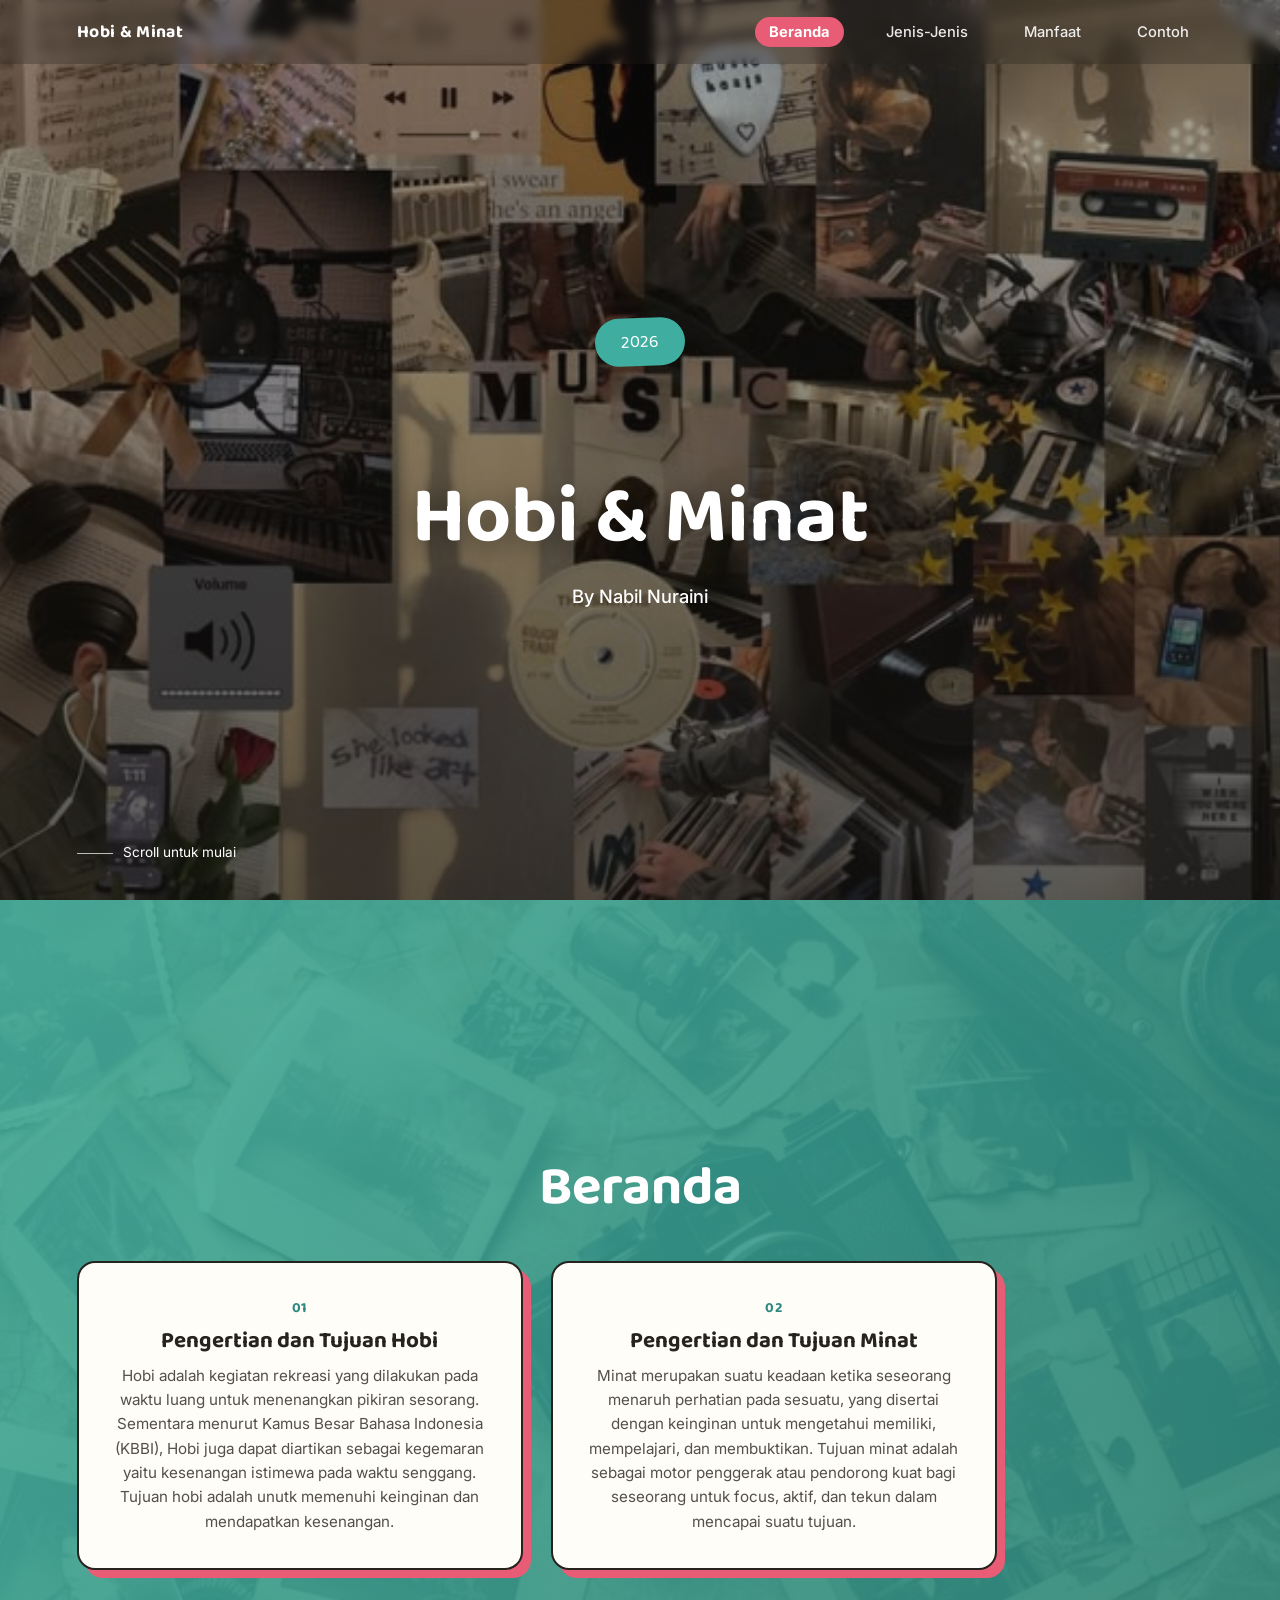
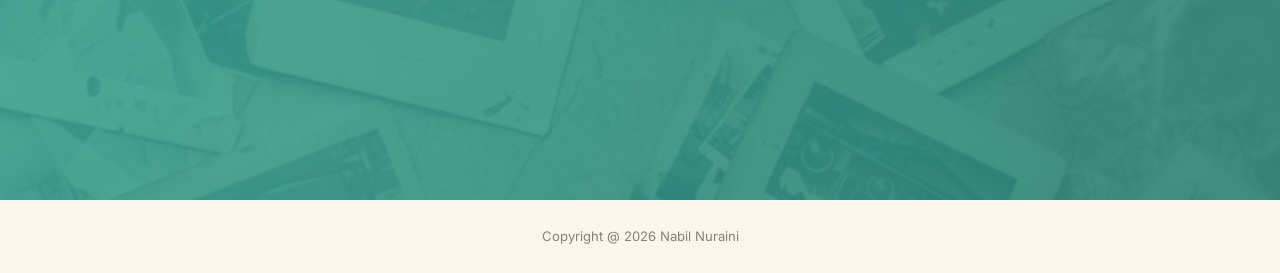
<file: index.html>
<!DOCTYPE html>
<html lang="id">
<head>
<meta charset="UTF-8">
<meta name="viewport" content="width=device-width, initial-scale=1.0">
<title>Hobi & Minat — Nabil Nuraini</title>
<link rel="preconnect" href="https://fonts.googleapis.com">
<link href="https://fonts.googleapis.com/css2?family=Baloo+2:wght@500;600;700;800&family=Inter:wght@400;500;600;700&display=swap" rel="stylesheet">
<link rel="stylesheet" href="style.css">
</head>
<body>

<nav>
  <div class="brand">Hobi &amp; Minat</div>
  <button class="menu-btn" aria-label="Buka menu">&#9776;</button>
  <ul>
    <li><a href="index.html#beranda" class="active">Beranda</a></li>
    <li><a href="jenis.html">Jenis-Jenis</a></li>
    <li><a href="manfaat.html">Manfaat</a></li>
    <li><a href="contoh.html">Contoh</a></li>
  </ul>
</nav>

<section id="cover">
  <div class="bg"></div>
  <div class="content">
    <span class="eyebrow-tag">2026</span>
    <h1><br>Hobi &amp; Minat</h1>
    <p class="by">By Nabil Nuraini</p>
  </div>
  <div class="scroll-cue"><span class="line"></span> Scroll untuk mulai</div>
</section>

<section id="beranda">
  <div class="bg"></div>
  <div class="content">
    <h2>Beranda</h2>
    <div class="menu-grid">
      <a href="jenis.html" style="text-decoration:none;color:inherit;">
        <div class="menu-card">
          <div class="num">01</div>
          <h3>Pengertian dan Tujuan Hobi</h3>
          <p>Hobi adalah kegiatan rekreasi yang dilakukan pada waktu luang untuk menenangkan pikiran sesorang. Sementara menurut Kamus Besar Bahasa Indonesia (KBBI), Hobi juga dapat diartikan sebagai kegemaran yaitu kesenangan istimewa pada waktu senggang. Tujuan hobi adalah unutk memenuhi keinginan dan mendapatkan kesenangan. </p>
        </div>
      </a>
      <a href="jenis.html" style="text-decoration:none;color:inherit;">
        <div class="menu-card">
          <div class="num">02</div>
          <h3>Pengertian dan Tujuan Minat</h3>
          <p>Minat merupakan suatu keadaan ketika seseorang menaruh perhatian pada sesuatu, yang disertai dengan keinginan untuk mengetahui memiliki, mempelajari, dan membuktikan. Tujuan minat adalah sebagai motor penggerak atau pendorong kuat bagi seseorang untuk focus, aktif, dan tekun dalam mencapai suatu tujuan.</p>
        </div>
      </a>
    </div>
  </div>
</section>

<footer>Copyright @ 2026 Nabil Nuraini</footer>
<script src="script.js"></script>

</body>
</html>
</file>
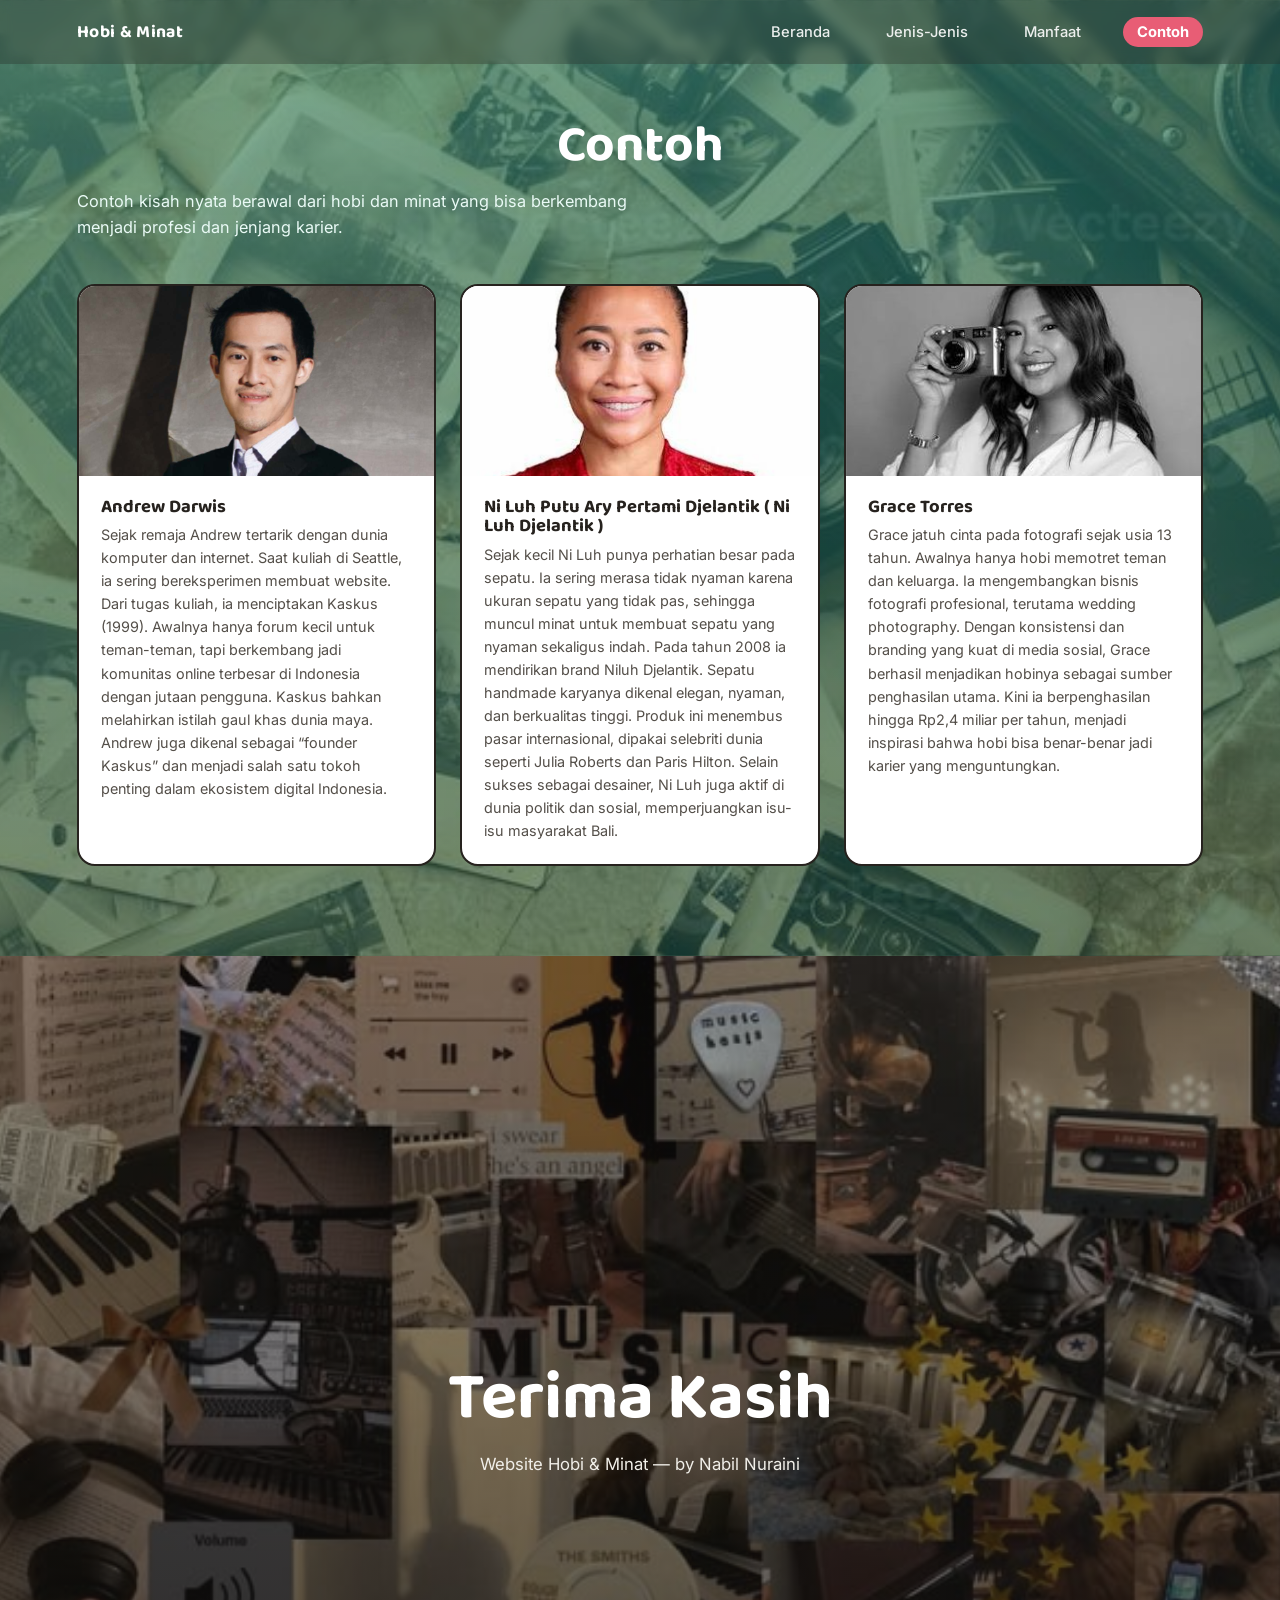
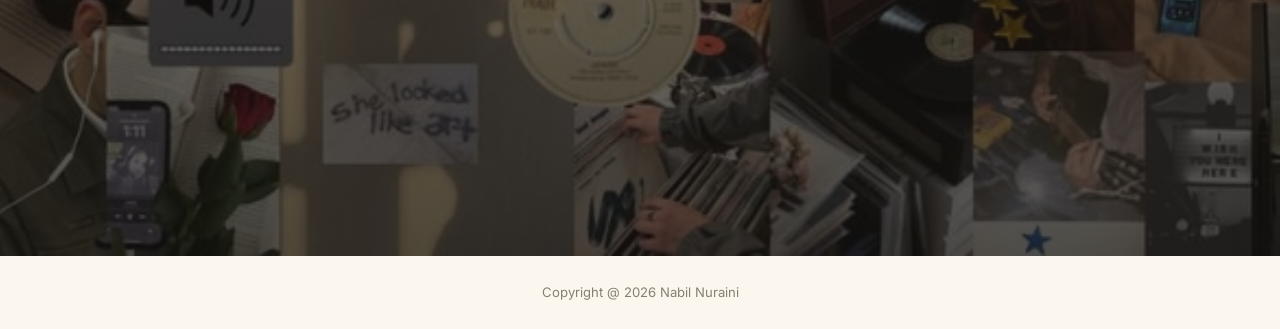
<file: contoh.html>
<!DOCTYPE html>
<html lang="id">
<head>
<meta charset="UTF-8">
<meta name="viewport" content="width=device-width, initial-scale=1.0">
<title>Contoh — Hobi & Minat</title>
<link rel="preconnect" href="https://fonts.googleapis.com">
<link href="https://fonts.googleapis.com/css2?family=Baloo+2:wght@500;600;700;800&family=Inter:wght@400;500;600;700&display=swap" rel="stylesheet">
<link rel="stylesheet" href="style.css">
</head>
<body>

<nav>
  <div class="brand">Hobi &amp; Minat</div>
  <button class="menu-btn" aria-label="Buka menu">&#9776;</button>
  <ul>
    <li><a href="index.html#beranda">Beranda</a></li>
    <li><a href="jenis.html">Jenis-Jenis</a></li>
    <li><a href="manfaat.html">Manfaat</a></li>
    <li><a href="contoh.html" class="active">Contoh</a></li>
  </ul>
</nav>

<section id="contoh">
  <div class="bg"></div>
  <div class="content">
    <h2>Contoh</h2>
    <p class="lede">Contoh kisah nyata berawal dari hobi dan minat yang bisa berkembang menjadi profesi dan jenjang karier.</p>
    <div class="contoh-grid">
      <div class="contoh-card">
        <div class="photo" style="background-image:url('image/Andre Darwis.jpg');"></div>
        <div class="info">
          <h3>Andrew Darwis</h3>
          <p> Sejak remaja Andrew tertarik dengan dunia komputer dan internet. Saat kuliah di Seattle, ia sering bereksperimen membuat website. Dari tugas kuliah, ia menciptakan Kaskus (1999). Awalnya hanya forum kecil untuk teman-teman, tapi berkembang jadi komunitas online terbesar di Indonesia dengan jutaan pengguna. Kaskus bahkan melahirkan istilah gaul khas dunia maya. Andrew juga dikenal sebagai “founder Kaskus” dan menjadi salah satu tokoh penting dalam ekosistem digital Indonesia.</p>
        </div>
      </div>
      <div class="contoh-card">
        <div class="photo" style="background-image:url('image/Ni Luh Djelantik.jpg');"></div>
        <div class="info">
          <h3> Ni Luh Putu Ary Pertami Djelantik ( Ni Luh Djelantik )</h3>
          <p> Sejak kecil Ni Luh punya perhatian besar pada sepatu. Ia sering merasa tidak nyaman karena ukuran sepatu yang tidak pas, sehingga muncul minat untuk membuat sepatu yang nyaman sekaligus indah. Pada tahun 2008 ia mendirikan brand Niluh Djelantik. Sepatu handmade karyanya dikenal elegan, nyaman, dan berkualitas tinggi. Produk ini menembus pasar internasional, dipakai selebriti dunia seperti Julia Roberts dan Paris Hilton. Selain sukses sebagai desainer, Ni Luh juga aktif di dunia politik dan sosial, memperjuangkan isu-isu masyarakat Bali.</p>
        </div>
      </div>
      <div class="contoh-card">
        <div class="photo" style="background-image:url('image/Grace Torres.jpg');"></div>
        <div class="info">
          <h3> Grace Torres</h3>
          <p> Grace jatuh cinta pada fotografi sejak usia 13 tahun. Awalnya hanya hobi memotret teman dan keluarga. Ia mengembangkan bisnis fotografi profesional, terutama wedding photography. Dengan konsistensi dan branding yang kuat di media sosial, Grace berhasil menjadikan hobinya sebagai sumber penghasilan utama. Kini ia berpenghasilan hingga Rp2,4 miliar per tahun, menjadi inspirasi bahwa hobi bisa benar-benar jadi karier yang menguntungkan.</p>
        </div>
      </div>
    </div>
  </div>
</section>

<section id="penutup">
  <div class="bg"></div>
  <div class="content">
    <h2>Terima Kasih</h2>
    <p>Website Hobi &amp; Minat — by Nabil Nuraini</p>
  </div>
</section>

<footer>Copyright @ 2026 Nabil Nuraini</footer>
<script src="script.js"></script>

</body>
</html>
</file>
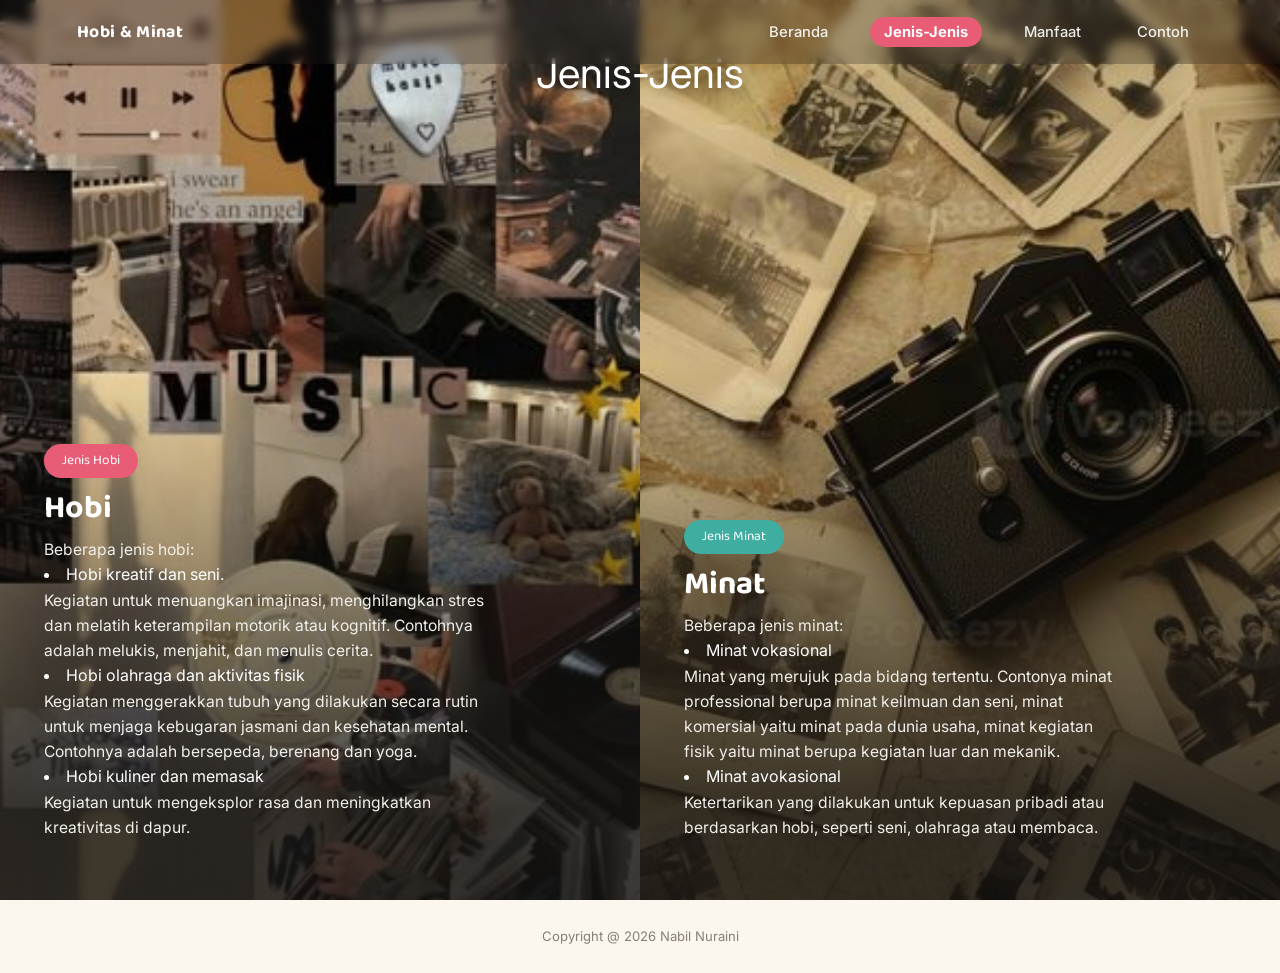
<file: jenis.html>
<!DOCTYPE html>
<html lang="id">
<head>
<meta charset="UTF-8">
<meta name="viewport" content="width=device-width, initial-scale=1.0">
<title>Jenis-Jenis — Hobi & Minat</title>
<link rel="preconnect" href="https://fonts.googleapis.com">
<link href="https://fonts.googleapis.com/css2?family=Baloo+2:wght@500;600;700;800&family=Inter:wght@400;500;600;700&display=swap" rel="stylesheet">
<link rel="stylesheet" href="style.css">
</head>
<body>

<nav>
  <div class="brand">Hobi &amp; Minat</div>
  <button class="menu-btn" aria-label="Buka menu">&#9776;</button>
  <ul>
    <li><a href="index.html#beranda">Beranda</a></li>
    <li><a href="jenis.html" class="active">Jenis-Jenis</a></li>
    <li><a href="manfaat.html">Manfaat</a></li>
    <li><a href="contoh.html">Contoh</a></li>
  </ul>
</nav>

<section id="jenis">
  <div class="jenis-title">Jenis-Jenis</div>
  <div class="split">
    <div class="split-panel">
      <div class="panel-bg" style="background-image:url('image/bg.jpg');"></div>
      <div class="panel-overlay"></div>
      <div class="panel-content">
        <span class="tag">Jenis Hobi</span>
        <h3>Hobi</h3>
        <p>Beberapa jenis hobi:</p>
        <li> Hobi kreatif dan seni.</li>
        <p> Kegiatan untuk menuangkan imajinasi, menghilangkan stres dan melatih keterampilan motorik atau kognitif. Contohnya adalah melukis, menjahit, dan menulis cerita. </p>
        <li> Hobi olahraga dan aktivitas fisik</li>
        <p> Kegiatan menggerakkan tubuh yang dilakukan secara rutin untuk menjaga kebugaran jasmani dan kesehatan mental. Contohnya adalah bersepeda, berenang dan yoga. </p>
        <li> Hobi kuliner dan memasak</li>
        <p> Kegiatan untuk mengeksplor rasa dan meningkatkan kreativitas di dapur. </p>
      </div>
    </div>
    <div class="split-panel">
      <div class="panel-bg" style="background-image:url('image/bg1.jpg');"></div>
      <div class="panel-overlay"></div>
      <div class="panel-content">
        <span class="tag">Jenis Minat</span>
        <h3>Minat</h3>
        <p>Beberapa jenis minat: </p>
        <li> Minat vokasional </li>
        <p> Minat yang merujuk pada bidang tertentu. Contonya minat professional berupa minat keilmuan dan seni, minat komersial yaitu minat pada dunia usaha, minat kegiatan fisik yaitu minat berupa kegiatan luar dan mekanik.</p>
        <li> Minat avokasional </li>
        <p> Ketertarikan yang dilakukan untuk kepuasan pribadi atau berdasarkan hobi, seperti seni, olahraga atau membaca.</p>
      </div>
    </div>
  </div>
</section>

<footer>Copyright @ 2026 Nabil Nuraini</footer>
<script src="script.js"></script>

</body>
</html>
</file>
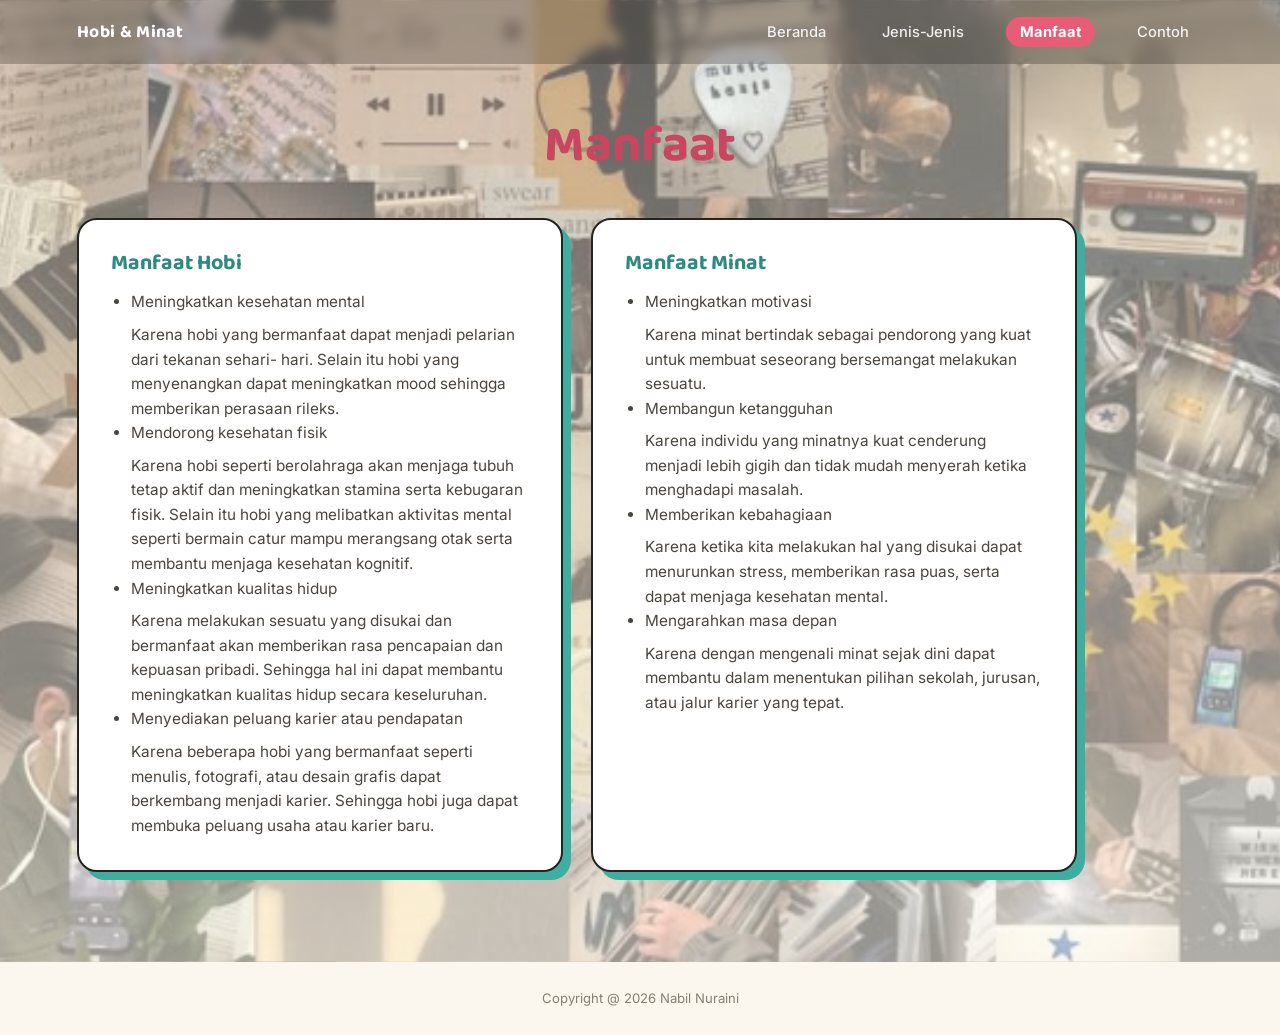
<file: manfaat.html>
<!DOCTYPE html>
<html lang="id">
<head>
<meta charset="UTF-8">
<meta name="viewport" content="width=device-width, initial-scale=1.0">
<title>Manfaat — Hobi & Minat</title>
<link rel="preconnect" href="https://fonts.googleapis.com">
<link href="https://fonts.googleapis.com/css2?family=Baloo+2:wght@500;600;700;800&family=Inter:wght@400;500;600;700&display=swap" rel="stylesheet">
<link rel="stylesheet" href="style.css">
</head>
<body>

<nav>
  <div class="brand">Hobi &amp; Minat</div>
  <button class="menu-btn" aria-label="Buka menu">&#9776;</button>
  <ul>
    <li><a href="index.html#beranda">Beranda</a></li>
    <li><a href="jenis.html">Jenis-Jenis</a></li>
    <li><a href="manfaat.html" class="active">Manfaat</a></li>
    <li><a href="contoh.html">Contoh</a></li>
  </ul>
</nav>

<section id="manfaat">
  <div class="bg"></div>
  <div class="content">
    <h2>Manfaat</h2>
    <div class="benefit-grid">
      <div class="benefit-card">
        <h3>Manfaat Hobi</h3>
        <ul>
          <li> Meningkatkan kesehatan mental</li>
          <p> Karena hobi yang bermanfaat dapat menjadi pelarian dari tekanan sehari- hari. Selain itu hobi yang menyenangkan dapat meningkatkan mood sehingga memberikan perasaan rileks.</p>
          <li> Mendorong kesehatan fisik</li>
          <p> Karena hobi seperti berolahraga akan menjaga tubuh tetap aktif dan meningkatkan stamina serta kebugaran fisik. Selain itu hobi yang melibatkan aktivitas mental seperti bermain catur mampu merangsang otak serta membantu menjaga kesehatan kognitif.</p>
          <li> Meningkatkan kualitas hidup</li>
          <p> Karena melakukan sesuatu yang disukai dan bermanfaat akan memberikan rasa pencapaian dan kepuasan pribadi. Sehingga hal ini dapat membantu meningkatkan kualitas hidup secara keseluruhan.</p>
          <li> Menyediakan peluang karier atau pendapatan</li>
          <p> Karena beberapa hobi yang bermanfaat seperti menulis, fotografi, atau desain grafis dapat berkembang menjadi karier. Sehingga hobi juga dapat membuka peluang usaha atau karier baru.</p>
        </ul>
      </div>
      <div class="benefit-card">
        <h3>Manfaat Minat</h3>
        <ul>
          <li> Meningkatkan motivasi</li>
          <p> Karena minat bertindak sebagai pendorong yang kuat untuk membuat seseorang bersemangat melakukan sesuatu.</p>
          <li> Membangun ketangguhan</li>
          <p> Karena individu yang minatnya kuat cenderung menjadi lebih gigih dan tidak mudah menyerah ketika menghadapi masalah.</p>
          <li> Memberikan kebahagiaan</li>
          <p> Karena ketika kita melakukan hal yang disukai dapat menurunkan stress, memberikan rasa puas, serta dapat menjaga kesehatan mental.</p>
          <li> Mengarahkan masa depan</li>
          <p> Karena dengan mengenali minat sejak dini dapat membantu dalam menentukan pilihan sekolah, jurusan, atau jalur karier yang tepat.</p>
        </ul>
      </div>
    </div>
  </div>
</section>

<footer>Copyright @ 2026 Nabil Nuraini</footer>
<script src="script.js"></script>

</body>
</html>
</file>
<file: style.css>
/* =========================================================================
   STYLE BERSAMA — dipakai semua halaman (index, jenis, manfaat, contoh)
   -------------------------------------------------------------------------
   File ini dipanggil lewat <link rel="stylesheet" href="style.css">
   di setiap halaman. Ganti warna/font di sini SEKALI SAJA,
   otomatis berubah di semua halaman.
   ========================================================================= */

:root{
  --coral: #E85D75;
  --coral-deep: #C94661;
  --teal: #3FAEA0;
  --teal-deep: #2E8A80;
  --cream: #FBF7EE;
  --ink: #26221E;
  --paper: #FFFDF8;
}
*{ margin:0; padding:0; box-sizing:border-box; }
html{ scroll-behavior:smooth; }
body{
  font-family:'Inter', sans-serif;
  color: var(--ink);
  background: var(--cream);
  line-height:1.6;
}
h1,h2,h3,.display{
  font-family:'Baloo 2', sans-serif;
  font-weight:700;
  line-height:1.05;
}

/* ---------- Nav (sama di semua halaman) ---------- */
nav{
  position:fixed; top:0; left:0; right:0; z-index:50;
  display:flex; align-items:center; justify-content:space-between;
  padding: 18px 6vw;
  background: rgba(38,34,30,0.28);
  backdrop-filter: blur(6px);
}
nav .brand{ font-family:'Baloo 2'; font-weight:700; color:#fff; font-size:1.1rem; letter-spacing:0.02em; }
nav ul{ list-style:none; display:flex; gap:28px; }
nav a{ color:#fff; text-decoration:none; font-size:0.92rem; font-weight:500; opacity:0.9; padding:6px 14px; border-radius:20px; transition: background .18s ease, opacity .18s ease; }
nav a:hover{ opacity:1; background: rgba(255,255,255,0.15); }
nav a.active{ opacity:1; background: var(--coral); font-weight:700; }
.menu-btn{
  display:none;
  background:none; border:none; cursor:pointer;
  color:#fff; font-size:1.6rem; line-height:1;
  padding:4px 8px;
}
/* ---------- Section base (dipanggil di setiap section besar) ---------- */
section{
  position:relative;
  min-height:100vh;
  display:flex;
  align-items:center;
  padding: 120px 6vw 90px;
  overflow:hidden;
}
.bg{
  position:absolute; inset:0;
  background-size:cover; background-position:center;
  z-index:0;
}
.content{ position:relative; z-index:2; width:100%; }

/* ---------- Cover / hero (dipakai di index.html) ---------- */
#cover .bg{
  background-image: linear-gradient(180deg, rgba(20,18,16,0.35), rgba(20,18,16,0.7)), url('image/bg.jpg');
}
#cover .content{ max-width: 780px; margin:0 auto; text-align:center; }
#cover .eyebrow-tag{
  display:inline-block;
  background: var(--teal);
  color:#fff;
  padding:10px 26px;
  border-radius:40px;
  font-family:'Baloo 2';
  font-size:1.1rem;
  transform: rotate(-2deg);
  margin-bottom:26px;
}
#cover h1{
  color:#fff;
  font-size: clamp(2.6rem, 7vw, 5rem);
  text-shadow: 0 6px 24px rgba(0,0,0,0.35);
  text-align:center;
}
#cover .by{
  margin-top:22px;
  color: #fff;
  font-size:1.15rem;
  font-weight:500;
}
.scroll-cue{
  position:absolute; bottom:36px; left:6vw; z-index:2;
  color:#fff; font-size:0.85rem; display:flex; align-items:center; gap:10px;
}
.scroll-cue .line{ width:36px; height:1px; background:#fff; opacity:0.7; }

/* ---------- Beranda / menu (dipakai di index.html) ---------- */
#beranda .bg{
  background-image: linear-gradient(120deg, rgba(63,174,160,0.88), rgba(46,138,128,0.88)), url('image/bg1.jpg');
}
#beranda h2{ color:#fff; font-size: clamp(2.2rem, 5vw, 3.4rem); margin-bottom:44px; text-align:center; }
.menu-grid{
  display:grid;
  grid-template-columns: repeat(2, 1fr);
  gap:28px;
  max-width: 920px;
}
.menu-card{
  background: var(--paper);
  border-radius:18px;
  padding:34px 30px;
  border: 2.5px solid var(--ink);
  box-shadow: 8px 8px 0 var(--coral);
  transition: transform .18s ease, box-shadow .18s ease;
  text-align: center;
}
.menu-card:hover{ transform: translate(-5px,-5px); box-shadow: 12px 12px 0 var(--coral); } 
.menu-card:active{ transform: translate(0,0); box-shadow: 4px 4px 0 var(--coral); }
.menu-card .num{
  font-family:'Baloo 2'; color: var(--teal-deep); font-size:0.9rem; font-weight:700; letter-spacing:0.04em;
}
.menu-card h3{ font-size:1.4rem; margin-top:10px; }
.menu-card p{ margin-top:10px; font-size:0.95rem; color:#544f49; }

/* ---------- Jenis-jenis (dipakai di jenis.html) ---------- */
#jenis{ padding:0; min-height:100vh; }
#jenis .bg{ background:none; position:static; }
.split{
  display:grid; grid-template-columns:1fr 1fr;
  min-height:100vh; width:100%;
}
.split-panel{
  position:relative;
  display:flex; align-items:flex-end;
  padding: 60px 44px;
  min-height:100vh;
  overflow:hidden;
}
.split-panel .panel-bg{
  position:absolute; inset:0; background-size:cover; background-position:center;
  transition: transform .5s ease;
}
.split-panel:hover .panel-bg{ transform: scale(1.06); }
.split-panel .panel-overlay{
  position:absolute; inset:0;
  background: linear-gradient(0deg, rgba(20,18,16,0.82) 10%, rgba(20,18,16,0.05) 60%);
}
.split-panel .panel-content{ position:relative; z-index:2; color:#fff; max-width:440px; }
.split-panel .tag{
  display:inline-block; background: var(--coral); padding:6px 18px; border-radius:30px;
  font-family:'Baloo 2'; font-size:0.85rem; margin-bottom:14px;
}
.split-panel:nth-child(2) .tag{ background: var(--teal); }
.split-panel h3{ font-size:2rem; margin-bottom:12px; }
.split-panel p{ font-size:0.98rem; color:#f1efe9; }
.jenis-title{
  position:absolute; top:40px; left:0; right:0; text-align:center; z-index:5;
  color:#fff; font-size:clamp(1.8rem,4vw,2.6rem);
  text-shadow: 0 4px 18px rgba(0,0,0,0.5);
}

/* ---------- Manfaat (dipakai di manfaat.html) ---------- */
#manfaat .bg{
  background-image: linear-gradient(180deg, rgba(251, 247, 238, 0.404), rgba(251, 247, 238, 0.596)), url('image/bg.jpg');
  background-blend-mode: normal;
}
#manfaat h2{ font-size: clamp(2.2rem,5vw,3.2rem); margin-bottom:44px; color:var(--coral-deep); text-align:center; }
.benefit-grid{
  display:grid; grid-template-columns:1fr 1fr; gap:28px; max-width:1000px;
}
.benefit-card{
  background:#fff; border-radius:20px; padding:32px;
  border:2px solid var(--ink);
  box-shadow: 8px 8px 0 var(--teal);
  transition: transform .18s ease, box-shadow .18s ease;
}
.benefit-card:hover{ transform: translate(-5px,-5px); box-shadow: 12px 12px 0 var(--teal); }
.benefit-card h3{ font-size:1.35rem; color:var(--teal-deep); margin-bottom:16px; }
.benefit-card ul{ padding-left:20px; color:#4b453f; font-size:0.96rem; }
.benefit-card li{ margin-bottom:8px; }

/* ---------- Contoh (dipakai di contoh.html) ---------- */
#contoh .bg{
  background-image: linear-gradient(180deg, rgba(46, 138, 127, 0.61), rgba(30, 92, 84, 0.534)),url('image/bg1.jpg')
}
#contoh h2{ color:#fff; font-size:clamp(2.2rem,5vw,3.2rem); text-align:center; }
#contoh .lede{ color:#eafaf6; max-width:560px; margin-top:14px; margin-bottom:44px; font-size:1.02rem; }
.contoh-grid{
  display:grid; grid-template-columns:repeat(3, 1fr); gap:24px;
}
.contoh-card{
  background:#fff; border-radius:18px; overflow:hidden;
  border:2.5px solid var(--ink);
  transition: transform .18s ease, box-shadow .18s ease;
}
.contoh-card:hover{ transform: translateY(-6px); box-shadow: 0 14px 0 -6px rgba(38,34,30,0.15), 0 20px 30px rgba(38,34,30,0.18); }
.contoh-card .photo{
  height:190px; background-size:cover; background-position:center;
  transition: transform .35s ease;
}
.contoh-card:hover{ transform: translateY(-6px); box-shadow: 0 14px 0 -6px rgba(38,34,30,0.15), 0 20px 30px rgba(38,34,30,0.18); } 
.contoh-card:hover .photo{ transform: scale(1.08); }
.contoh-card .info{ padding:22px; }
.contoh-card h3{ font-size:1.15rem; margin-bottom:6px; }
.contoh-card p{ font-size:0.9rem; color:#544f49; }

/* ---------- Terima kasih (dipakai di contoh.html, bagian bawah) ---------- */
#penutup .bg{
  background-image: linear-gradient(180deg, rgba(20,18,16,0.4), rgba(20,18,16,0.75)), url('image/bg.jpg');
}
#penutup{ text-align:center; justify-content:center; }
#penutup .content{ display:flex; flex-direction:column; align-items:center; }
#penutup h2{ color:#fff; font-size:clamp(2.6rem,7vw,4.2rem); }
#penutup p{ color:#f1efe9; margin-top:16px; font-size:1.05rem; }

/* ---------- Footer (dipakai di semua halaman) ---------- */
footer{
  text-align:center; padding:26px; font-size:0.82rem; color:#877f74; background:var(--cream);
}
.reveal{ opacity:0; transform: translateY(28px); transition: opacity .7s ease, transform .7s ease; }
.reveal.is-visible{ opacity:1; transform: translateY(0); }
.reveal:nth-child(2){ transition-delay:.12s; }
.reveal:nth-child(3){ transition-delay:.24s; }

/* ---------- Responsif ---------- */
@media (max-width: 820px){
  .menu-btn{ display:block; }
  nav ul{
    display:none;
    position:absolute; top:100%; left:0; right:0;
    flex-direction:column; gap:4px;
    background: rgba(38,34,30,0.96);
    padding:16px 6vw 22px;
  }
  nav ul.is-open{ display:flex; }
  nav a{ display:block; }
  .menu-grid, .benefit-grid, .contoh-grid{ grid-template-columns:1fr; }
  .split{ grid-template-columns:1fr; }
  .split-panel{ min-height:60vh; }
  .jenis-title{ top:20px; }
}

@media (max-width: 480px){
  section{ padding: 100px 5vw 60px; }
  .menu-card, .benefit-card{ padding:24px 20px; }
  .contoh-grid, .benefit-grid{ gap:16px; }
  nav .brand{ font-size:0.95rem; }
}
</file>
